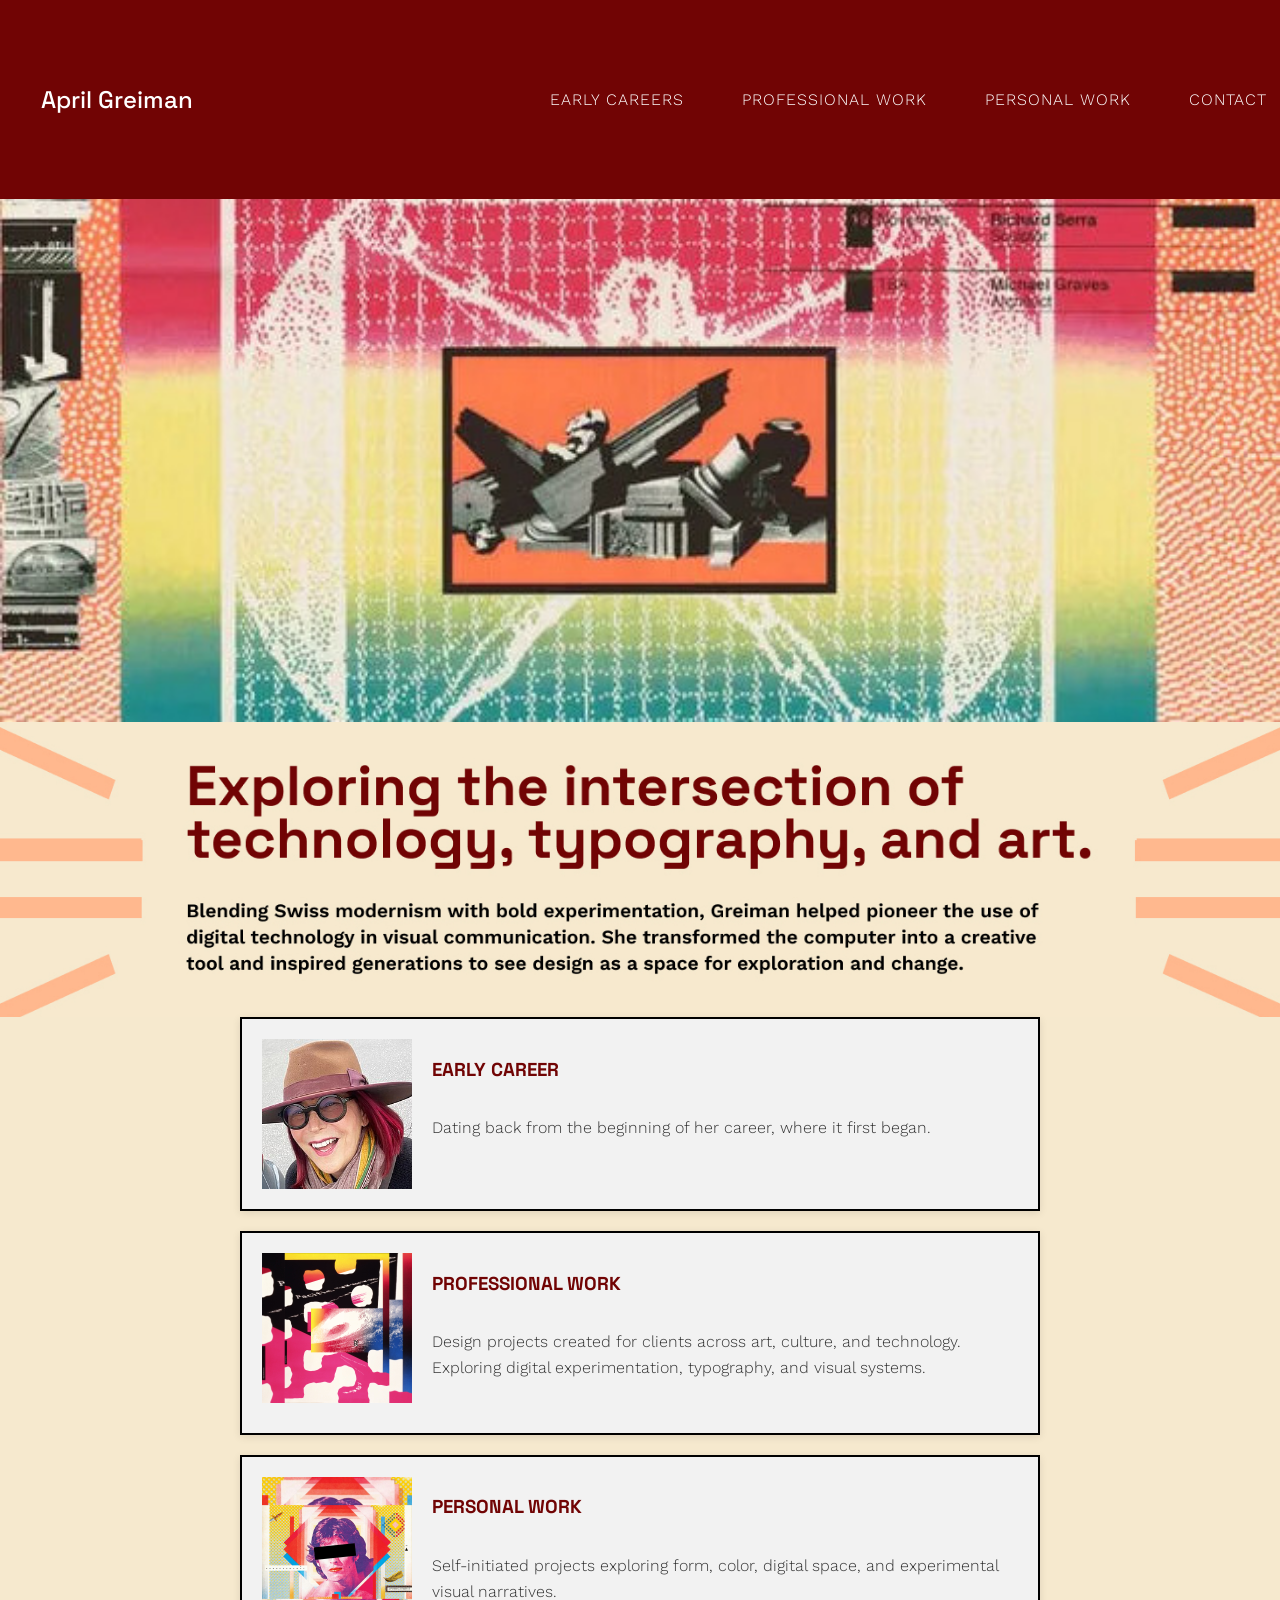
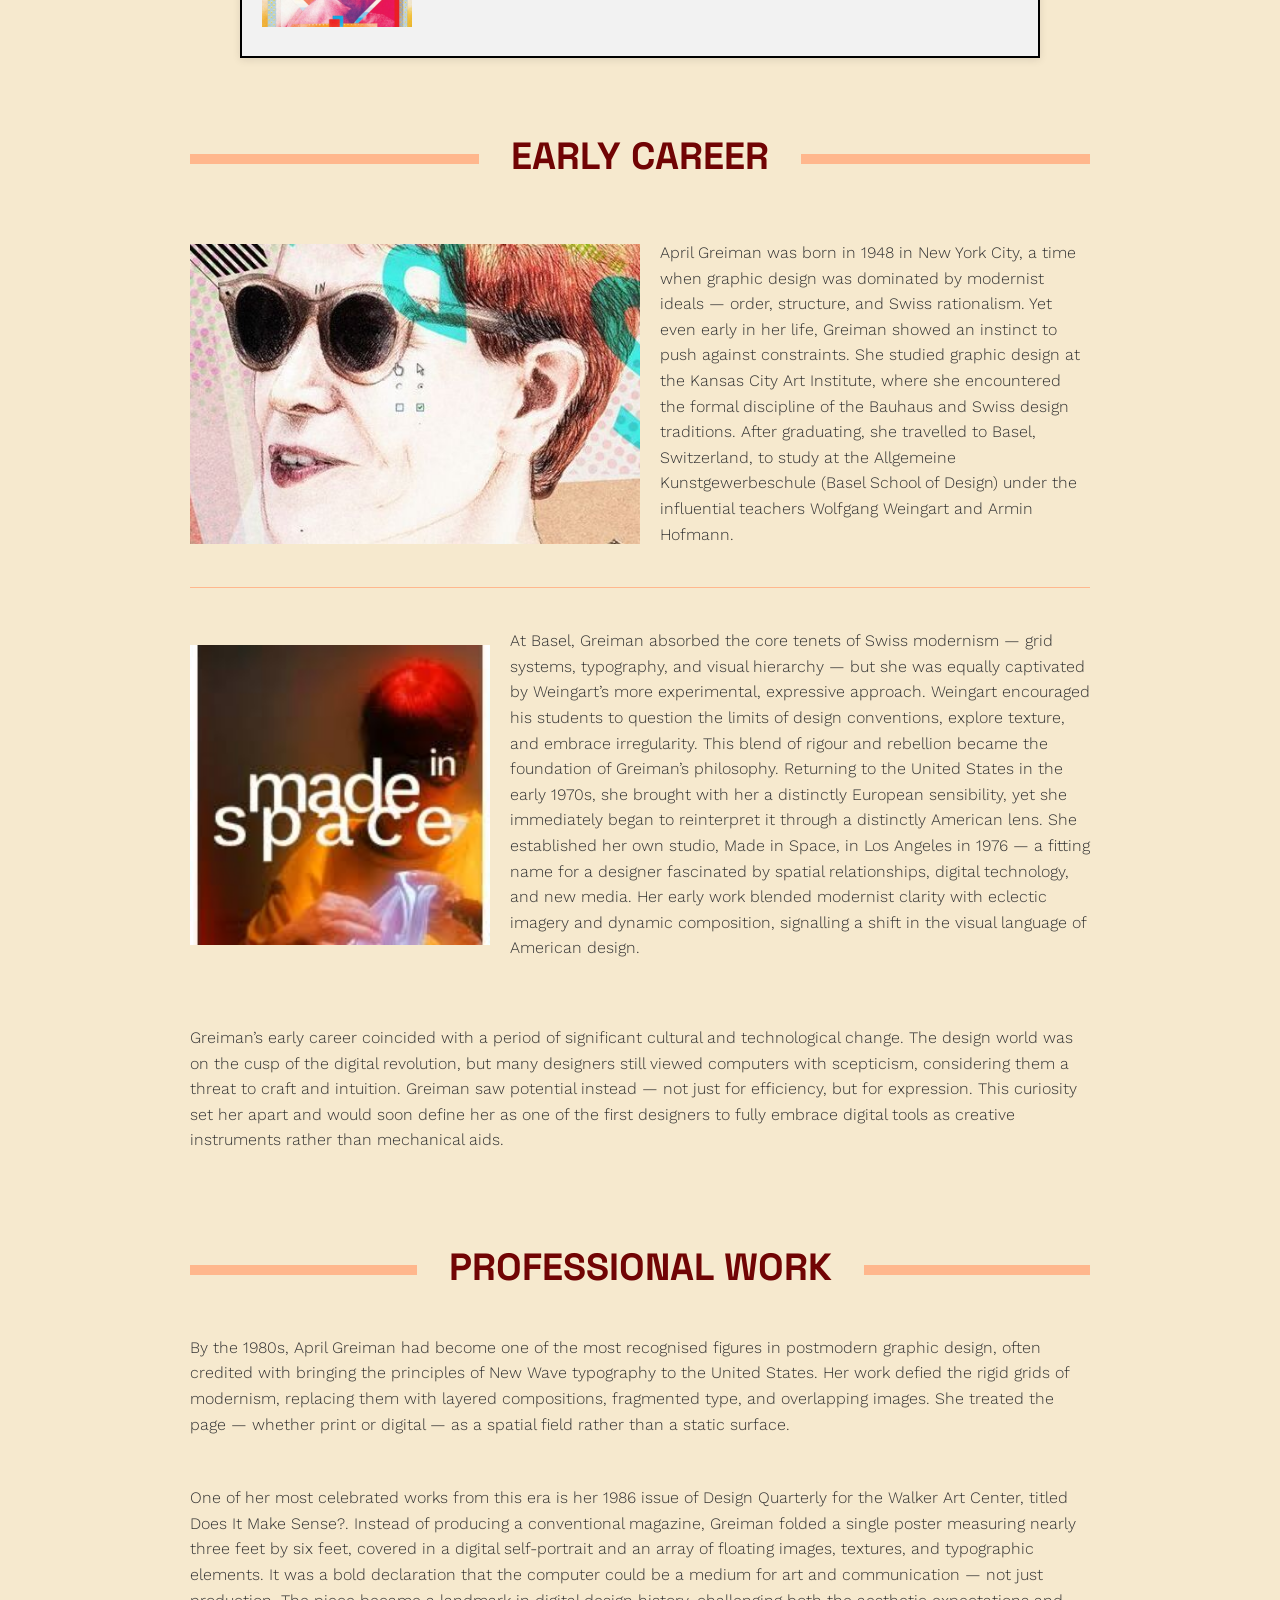
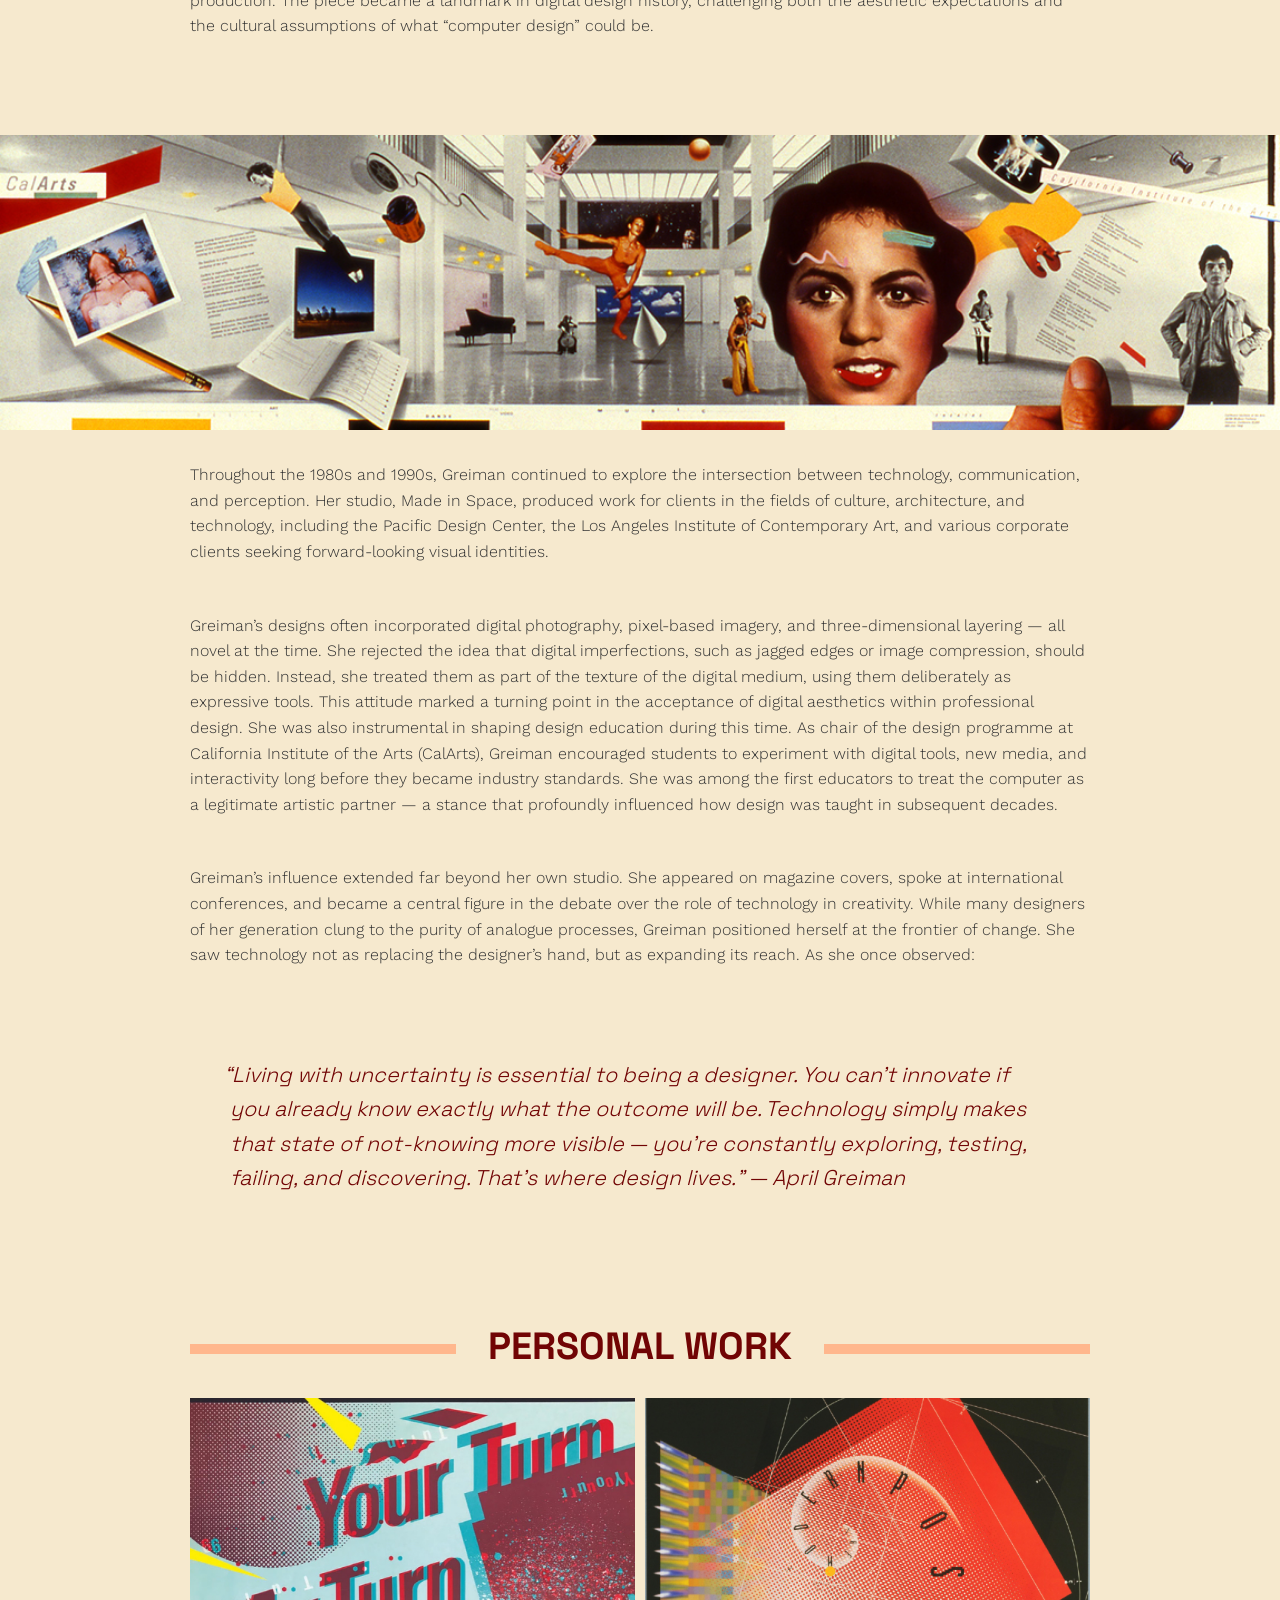
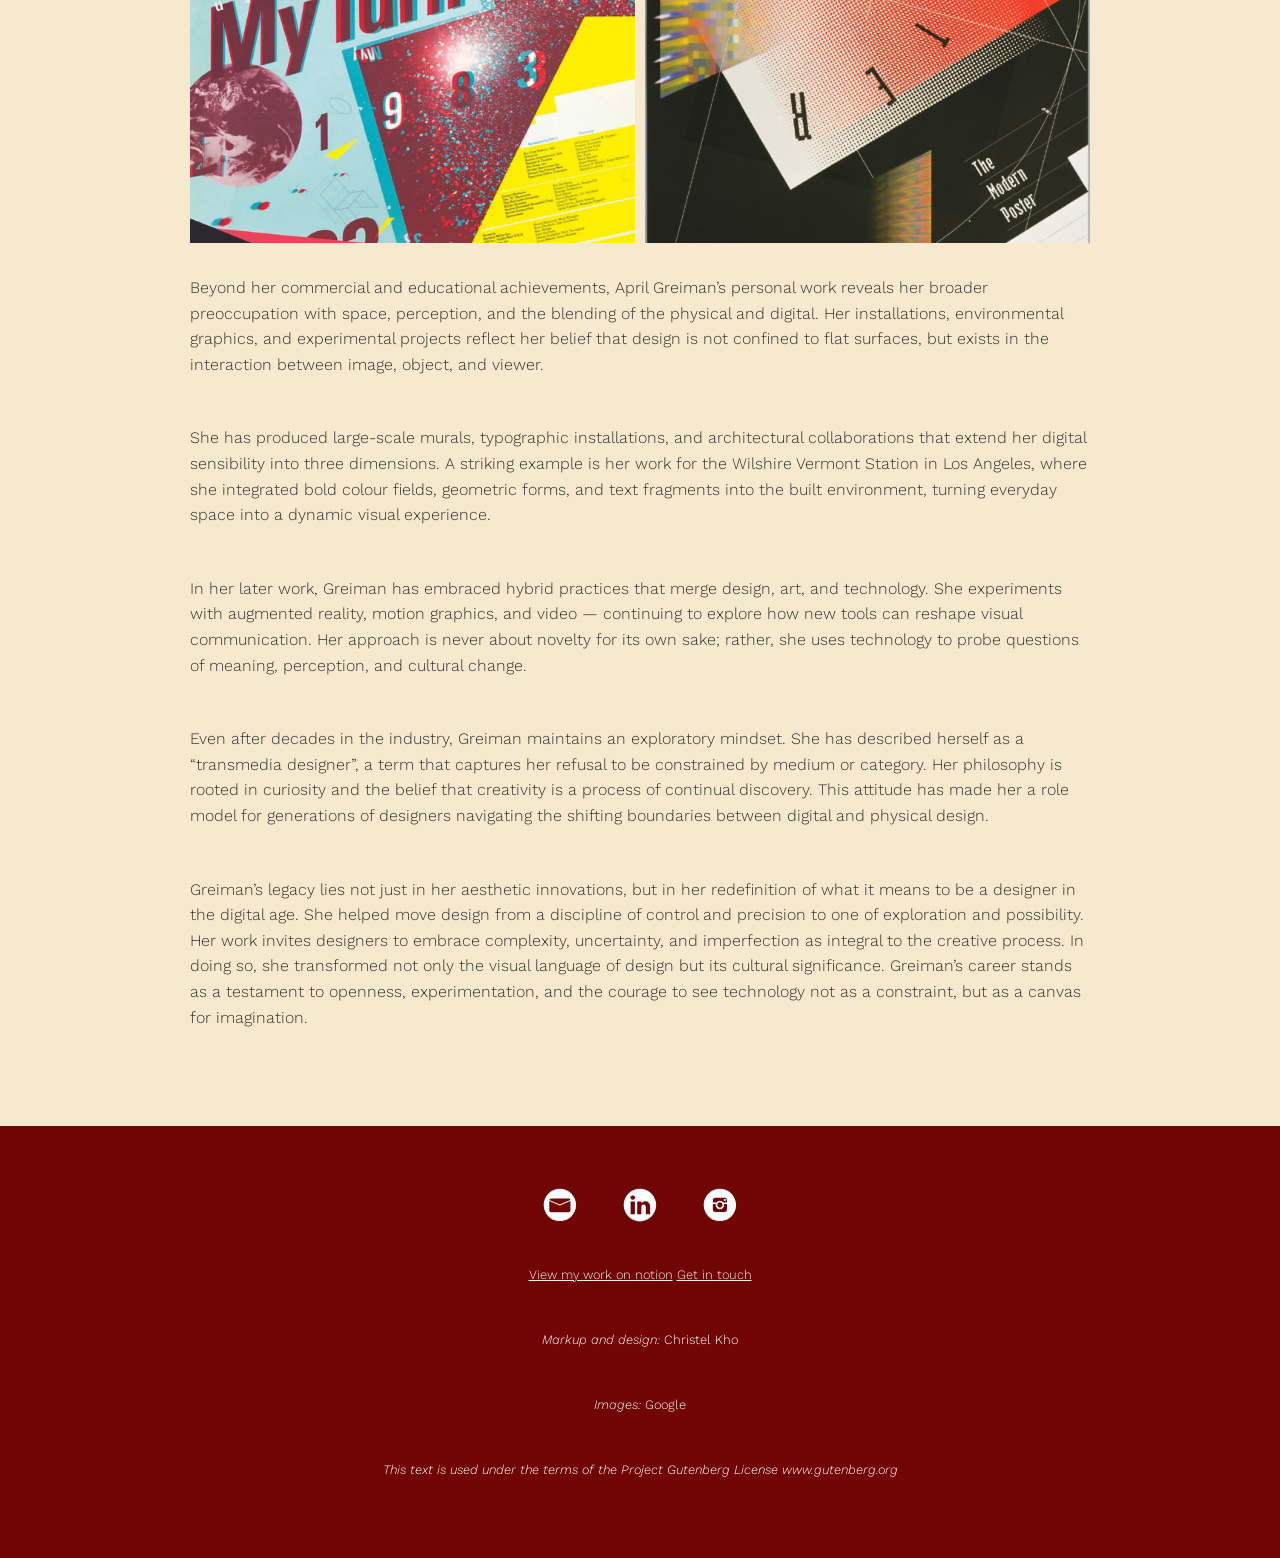
<file: index.html>
<!DOCTYPE html>
<html lang="en">
<head>
<meta name="viewport" content="width=device-width, initial-scale=1.0">
<meta charset="UTF-8">
<link href="css/reset.css" type="text/css" rel="stylesheet"/>
<link href="css/style.css" type="text/css" rel="stylesheet"/>
<link href="css/connections.css" type="text/css" rel="stylesheet"/>

<link rel="preconnect" href="https://fonts.googleapis.com">
<link rel="preconnect" href="https://fonts.gstatic.com" crossorigin>
<link href="https://fonts.googleapis.com/css2?family=Space+Grotesk:wght@300..700&display=swap" rel="stylesheet">

<link rel="preconnect" href="https://fonts.googleapis.com">
<link rel="preconnect" href="https://fonts.gstatic.com" crossorigin>
<link href="https://fonts.googleapis.com/css2?family=Work+Sans:wght@400;600;700&display=swap" rel="stylesheet">
  <title>April Greiman</title>
</head>

<body>
  <div class="responsivenav">
<div id="logo">
  <p>April Greiman</p>
</div>

<nav>
  <ul>
<li><a href="#earlycareer">Early Careers</a></li>
<li><a href="#professionalwork">Professional Work</a></li>
<li><a href="#personalwork">Personal Work</a></li>
<li><a href="#contact">Contact</a></li>
 </ul>
</nav>
</div>
<img src="img/women top image.jpg" alt="A design of April Greimen's work"/>


<img src="img/Group 1-3.jpg" alt="A design of April Greimen's work"/>



<section>
  <div class="cards-container">
    
  <a href="#early">
  <div class="card">
    <img src="img/April_Greiman_Portrait_2024.jpg" alt="Image 1" class="card-image">
    <div class="card-content">
      <h3>EARLY CAREER</h3>
      <p>Dating back from the beginning of her career, where it first began.</p>
    </div>
  </div>
</a>

<a href="#professional">
  <div class="card">
    <img src="img/square-image.jpg" alt="Image 2" class="card-image">
    <div class="card-content">
      <h3>PROFESSIONAL WORK</h3>
      <p>Design projects created for clients across art, culture, and technology.
Exploring digital experimentation, typography, and visual systems.</p>
    </div>
  </div>
</a>

<a href="#personal">
  <div class="card">
    <img src="img/square 3.jpg" alt="Image 3" class="card-image">
    <div class="card-content">
      <h3>PERSONAL WORK</h3>
      <p>Self-initiated projects exploring form, color, digital space, and 
experimental visual narratives.</p>
    </div>
  </div>
</div>
</a>
  
</section>

<section id="earlycareer">

<h2 class="lined" id="early">EARLY CAREER</h2>
<div class="image-text-container">
  <img src="img/april-greiman-work-2.jpg" alt="Example Image" class="side-image">
  <p>April Greiman was born in 1948 in New York City, a time when graphic design was dominated by modernist ideals — order, structure, and Swiss rationalism. Yet even early in her life, Greiman showed an instinct to push against constraints. She studied graphic design at the Kansas City Art Institute, where she encountered the formal discipline of the Bauhaus and Swiss design traditions. After graduating, she travelled to Basel, Switzerland, to study at the Allgemeine Kunstgewerbeschule (Basel School of Design) under the influential teachers Wolfgang Weingart and Armin Hofmann.</p>
</div>
<hr>
<div class="image-text-container">
  <img src="img/Unknown.jpeg" alt="Example Image" class="side-image">
  <p>At Basel, Greiman absorbed the core tenets of Swiss modernism — grid systems,
typography, and visual hierarchy — but she was equally captivated by Weingart’s
more experimental, expressive approach. Weingart encouraged his students to
question the limits of design conventions, explore texture, and embrace irregularity.
This blend of rigour and rebellion became the foundation of Greiman’s philosophy. Returning to the United States in the early 1970s, she brought with her a distinctly
European sensibility, yet she immediately began to reinterpret it through a distinctly
American lens. She established her own studio, Made in Space, in Los Angeles in
1976 — a fitting name for a designer fascinated by spatial relationships, digital
technology, and new media. Her early work blended modernist clarity with eclectic
imagery and dynamic composition, signalling a shift in the visual language of
American design.</p>
</div>

<p>Greiman’s early career coincided with a period of significant cultural and
technological change. The design world was on the cusp of the digital revolution, but 
many designers still viewed computers with scepticism, considering them a threat to craft and 
intuition. Greiman saw potential instead — not just for efficiency, but for expression. This 
curiosity set her apart and would soon define her as one of the first
designers to fully embrace digital tools as creative instruments rather than
mechanical aids.</p>

</section>

<section id="professionalwork">

<h2 class="lined" id="professional">PROFESSIONAL WORK</h2>

<p>By the 1980s, April Greiman had become one of the most recognised figures in
postmodern graphic design, often credited with bringing the principles of New Wave
typography to the United States. Her work defied the rigid grids of modernism,
replacing them with layered compositions, fragmented type, and overlapping images.
She treated the page — whether print or digital — as a spatial field rather than a
static surface.</p>

<p>One of her most celebrated works from this era is her 1986 issue of Design
Quarterly for the Walker Art Center, titled Does It Make Sense?. Instead of
producing a conventional magazine, Greiman folded a single poster measuring
nearly three feet by six feet, covered in a digital self-portrait and an array of floating
images, textures, and typographic elements. It was a bold declaration that the
computer could be a medium for art and communication — not just production. The
piece became a landmark in digital design history, challenging both the aesthetic
expectations and the cultural assumptions of what “computer design” could be.</p>
</section>
<img src="img/CalArts-Poster-with-jayme-Odgers_1978-2.jpg" alt="A photograph of sunflowers in bloom"/>

<section>
<p>Throughout the 1980s and 1990s, Greiman continued to explore the intersection
between technology, communication, and perception. Her studio, Made in Space,
produced work for clients in the fields of culture, architecture, and technology,
including the Pacific Design Center, the Los Angeles Institute of Contemporary Art,
and various corporate clients seeking forward-looking visual identities.</p>

<p>Greiman’s designs often incorporated digital photography, pixel-based imagery, and
three-dimensional layering — all novel at the time. She rejected the idea that digital
imperfections, such as jagged edges or image compression, should be hidden.
Instead, she treated them as part of the texture of the digital medium, using them
deliberately as expressive tools. This attitude marked a turning point in the
acceptance of digital aesthetics within professional design. She was also instrumental in shaping design education during this time. As chair of
the design programme at California Institute of the Arts (CalArts), Greiman
encouraged students to experiment with digital tools, new media, and interactivity
long before they became industry standards. She was among the first educators to
treat the computer as a legitimate artistic partner — a stance that profoundly
influenced how design was taught in subsequent decades.</p>

<p>Greiman’s influence extended far beyond her own studio. She appeared on
magazine covers, spoke at international conferences, and became a central figure in
the debate over the role of technology in creativity. While many designers of her
generation clung to the purity of analogue processes, Greiman positioned herself at
the frontier of change. She saw technology not as replacing the designer’s hand, but
as expanding its reach. As she once observed:</p>

<blockquote>
  <p>“Living with uncertainty is essential to being a designer. You can’t
innovate if you already know exactly what the outcome will be.
Technology simply makes that state of not-knowing more visible —
you’re constantly exploring, testing, failing, and discovering. That’s
where design lives.”
<em>— April Greiman</em></p>
</blockquote>

</section>

<section id="personalwork">

<h2 class="lined" id="personal">PERSONAL WORK</h2>
<div class="gridimage">
  <img src="img/gridi2.jpg" alt="A photograph showing a street"/>
  <img src="img/square-image-2.jpg" alt="A photograph showing a street"/>
</div>

<p>Beyond her commercial and educational achievements, April Greiman’s personal
work reveals her broader preoccupation with space, perception, and the blending of
the physical and digital. Her installations, environmental graphics, and experimental
projects reflect her belief that design is not confined to flat surfaces, but exists in the
interaction between image, object, and viewer.</p>

<p>She has produced large-scale murals, typographic installations, and architectural
collaborations that extend her digital sensibility into three dimensions. A striking example is her work for the Wilshire Vermont Station in Los Angeles, where she
integrated bold colour fields, geometric forms, and text fragments into the built
environment, turning everyday space into a dynamic visual experience.</p>

<p>In her later work, Greiman has embraced hybrid practices that merge design, art, and
technology. She experiments with augmented reality, motion graphics, and video —
continuing to explore how new tools can reshape visual communication. Her
approach is never about novelty for its own sake; rather, she uses technology to
probe questions of meaning, perception, and cultural change.</p>

<p>Even after decades in the industry, Greiman maintains an exploratory mindset. She
has described herself as a “transmedia designer”, a term that captures her refusal to
be constrained by medium or category. Her philosophy is rooted in curiosity and the
belief that creativity is a process of continual discovery. This attitude has made her a
role model for generations of designers navigating the shifting boundaries between
digital and physical design.</p>

<p>Greiman’s legacy lies not just in her aesthetic innovations, but in her redefinition of
what it means to be a designer in the digital age. She helped move design from a
discipline of control and precision to one of exploration and possibility. Her work
invites designers to embrace complexity, uncertainty, and imperfection as integral to
the creative process. In doing so, she transformed not only the visual language of design but its cultural
significance. Greiman’s career stands as a testament to openness, experimentation,
and the courage to see technology not as a constraint, but as a canvas for
imagination.
</p>

</section>

<footer id="contact">
           <ul class="connections">

          <!------------- EMAIL ------------------>

          <li><a href="mailto:#" title="send me an email">

                  <svg width="36" height="36" viewBox="0 0 36 36">

              <g></g>

                    <path  d="M17.902 1.699c-8.949 0-16.203 7.254-16.203 16.203s7.254 16.203 16.203 16.203c8.949 0 16.203-7.254 16.203-16.203 0-8.949-7.254-16.203-16.203-16.203zM9.168 11.487h17.371c0.99 0 1.794 0.699 1.878 1.588l-10.599 4.53-10.532-4.501c0.069-0.903 0.88-1.618 1.881-1.618zM28.434 23.494c0 0.961-0.848 1.739-1.895 1.739h-17.371c-1.047 0-1.895-0.778-1.895-1.739v-9.566l10.558 4.511 0.008-0.013 10.595-4.529v9.597z" fill="#fff"/>

                </svg>

                </a>

                </li>

            <!----------------------------- LINKEDIN ---------------------------->

<li><a href="#" title="Connect with me on Linkedin">

  <svg width="36" height="36" viewBox="0 0 36 36">

  <g></g>

  <path  d="M17.9,1.8c9,0,16.3,7.3,16.3,16.3s-7.3,16.3-16.3,16.3S1.7,27,1.7,18.1S9,1.8,17.9,1.8z M12.9,27.2V14.5H8.6

  v12.7H12.9z M28.1,27.2v-7.3c0-3.9-2.1-5.7-4.9-5.7c-2.2,0-3.2,1.2-3.8,2.1v-1.8h-4.2c0.1,1.2,0,12.7,0,12.7h4.2v-7.1

  c0-0.4,0-0.8,0.1-1c0.3-0.8,1-1.5,2.2-1.5c1.5,0,2.1,1.2,2.1,2.9v6.8L28.1,27.2L28.1,27.2z M10.8,8.4c-1.4,0-2.4,0.9-2.4,2.2

  c0,1.2,0.9,2.2,2.3,2.2h0c1.5,0,2.4-1,2.4-2.2C13.1,9.3,12.2,8.4,10.8,8.4L10.8,8.4z" fill="#fff"/>

</svg>

</a>

</li>

<!----------------------------- INSTAGRAM ---------------------------->

                   <li><a href="#" title="Visit my Instagram account" target="_blank" >

                    <svg width="36" height="36" viewBox="0 0 36 36">

                    <g></g>

                       <path d="M17.903 1.699c-8.949 0-16.204 7.254-16.204 16.203s7.254 16.203 16.204 16.203c8.948 0 16.203-7.254 16.203-16.203 0-8.949-7.254-16.203-16.203-16.203zM24.957 22.747c0 1.218-0.992 2.206-2.207 2.206h-9.694c-1.221 0-2.207-0.989-2.207-2.206v-5.667h2.87c-0.059 0.267-0.081 0.535-0.081 0.819 0 2.357 1.901 4.26 4.264 4.26 2.352 0 4.263-1.903 4.263-4.26 0-0.284-0.027-0.553-0.080-0.819h2.872v5.667zM15.277 17.899c0-1.451 1.177-2.629 2.624-2.629 1.451 0 2.621 1.177 2.621 2.629 0 1.458-1.17 2.625-2.621 2.625-1.446 0-2.624-1.168-2.624-2.625zM24.957 15.437h-3.572c-0.769-1.089-2.049-1.803-3.484-1.803-1.438 0-2.707 0.713-3.487 1.803h-3.566v-2.385c0-1.22 0.986-2.2 2.207-2.2h9.693c1.216 0 2.207 0.981 2.207 2.2v2.385z" fill="#fff" />

                       <path d="M23.438 11.995h-1.185c-0.215 0-0.399 0.174-0.399 0.39v1.182c0 0.224 0.183 0.399 0.399 0.399h1.185c0.21 0 0.393-0.176 0.393-0.399v-1.182c0-0.216-0.181-0.39-0.393-0.39z" fill="#fff" />

                     </svg>

                     </a>

                       </li>

            </ul>

       <p><a href=https://www.notion.so/Digital-Design-2764e5a2c958807d99eae4f52447ba1b target="_blank" title="Take a look at my work">View my work on notion</a>
       <a href="mailto:kho-c@ulster.ac.uk">Get in touch</a>
      </p>
<p><em>Markup and design:</em> Christel Kho</p>
<p><em>Images:</em> Google</p>
<p><em>This text is used under the terms of the Project Gutenberg License www.gutenberg.org</em></p>
</footer>
</body>
</html>
</file>
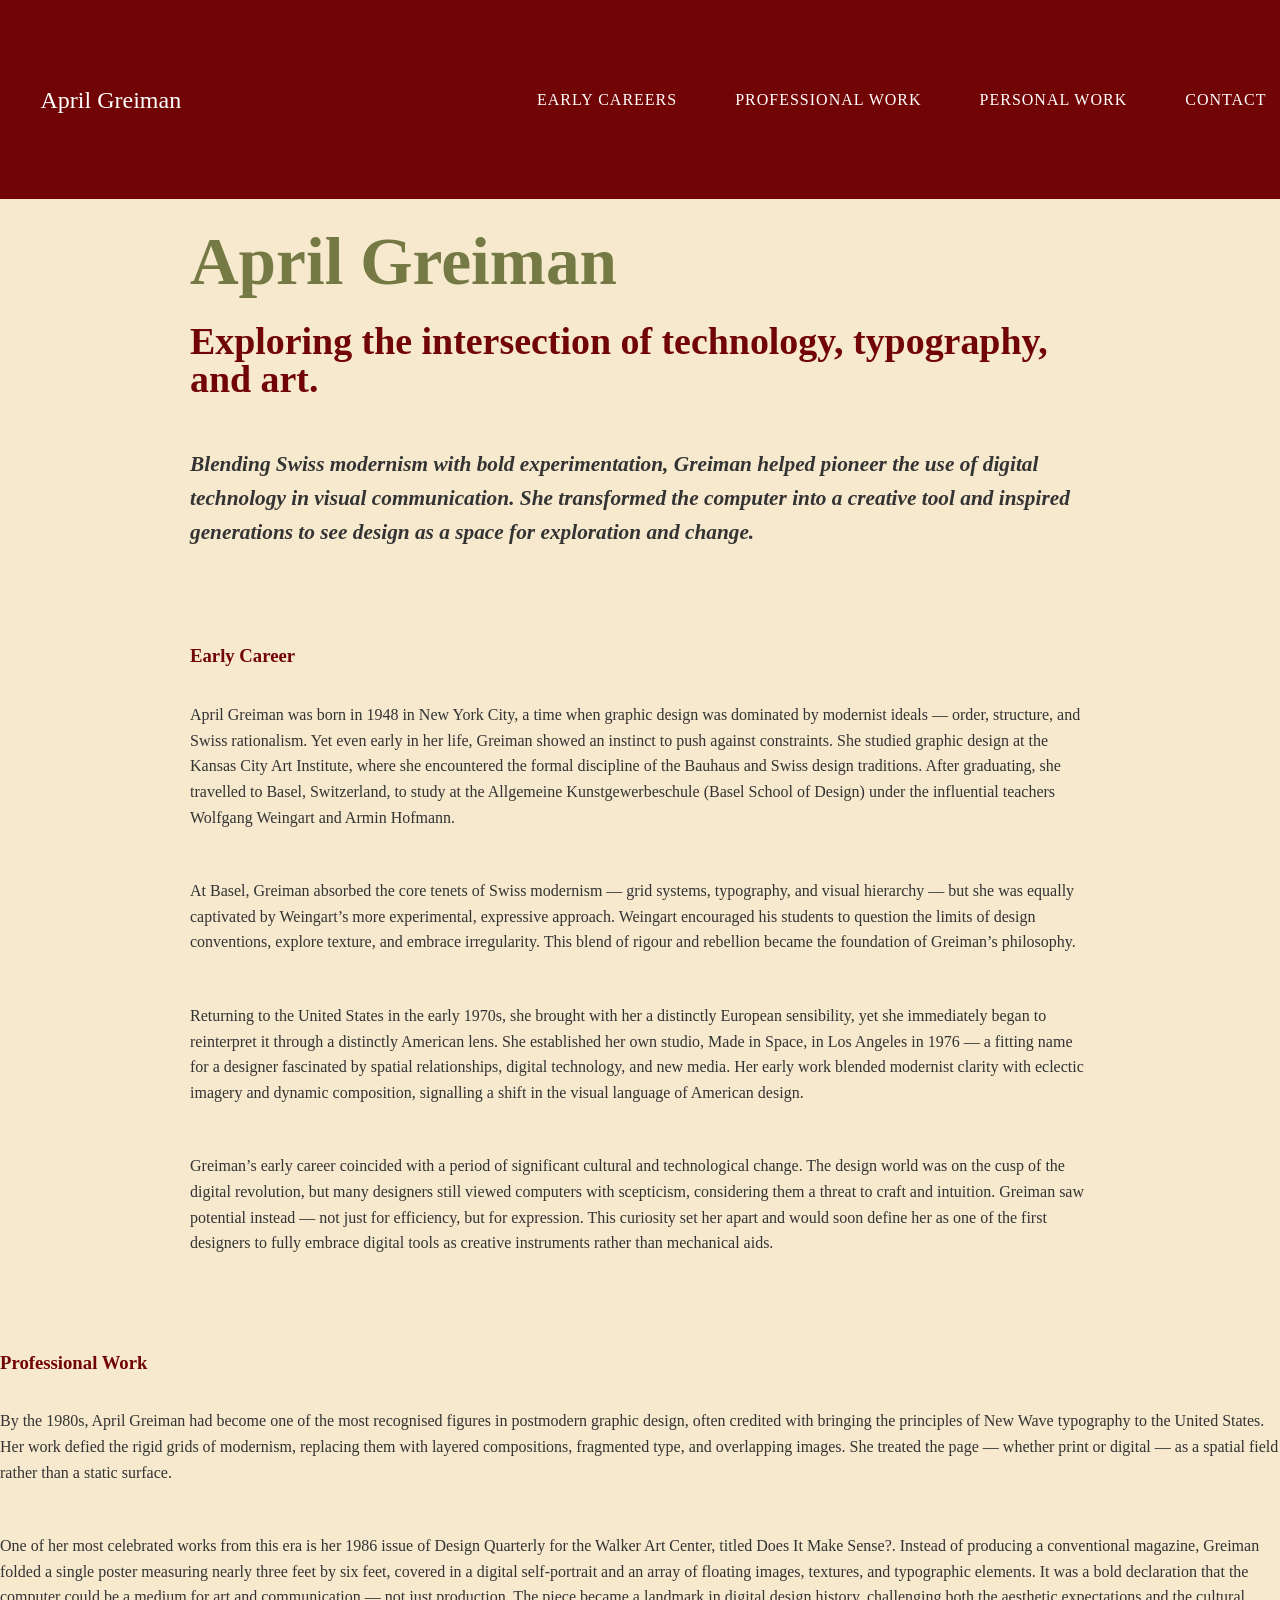
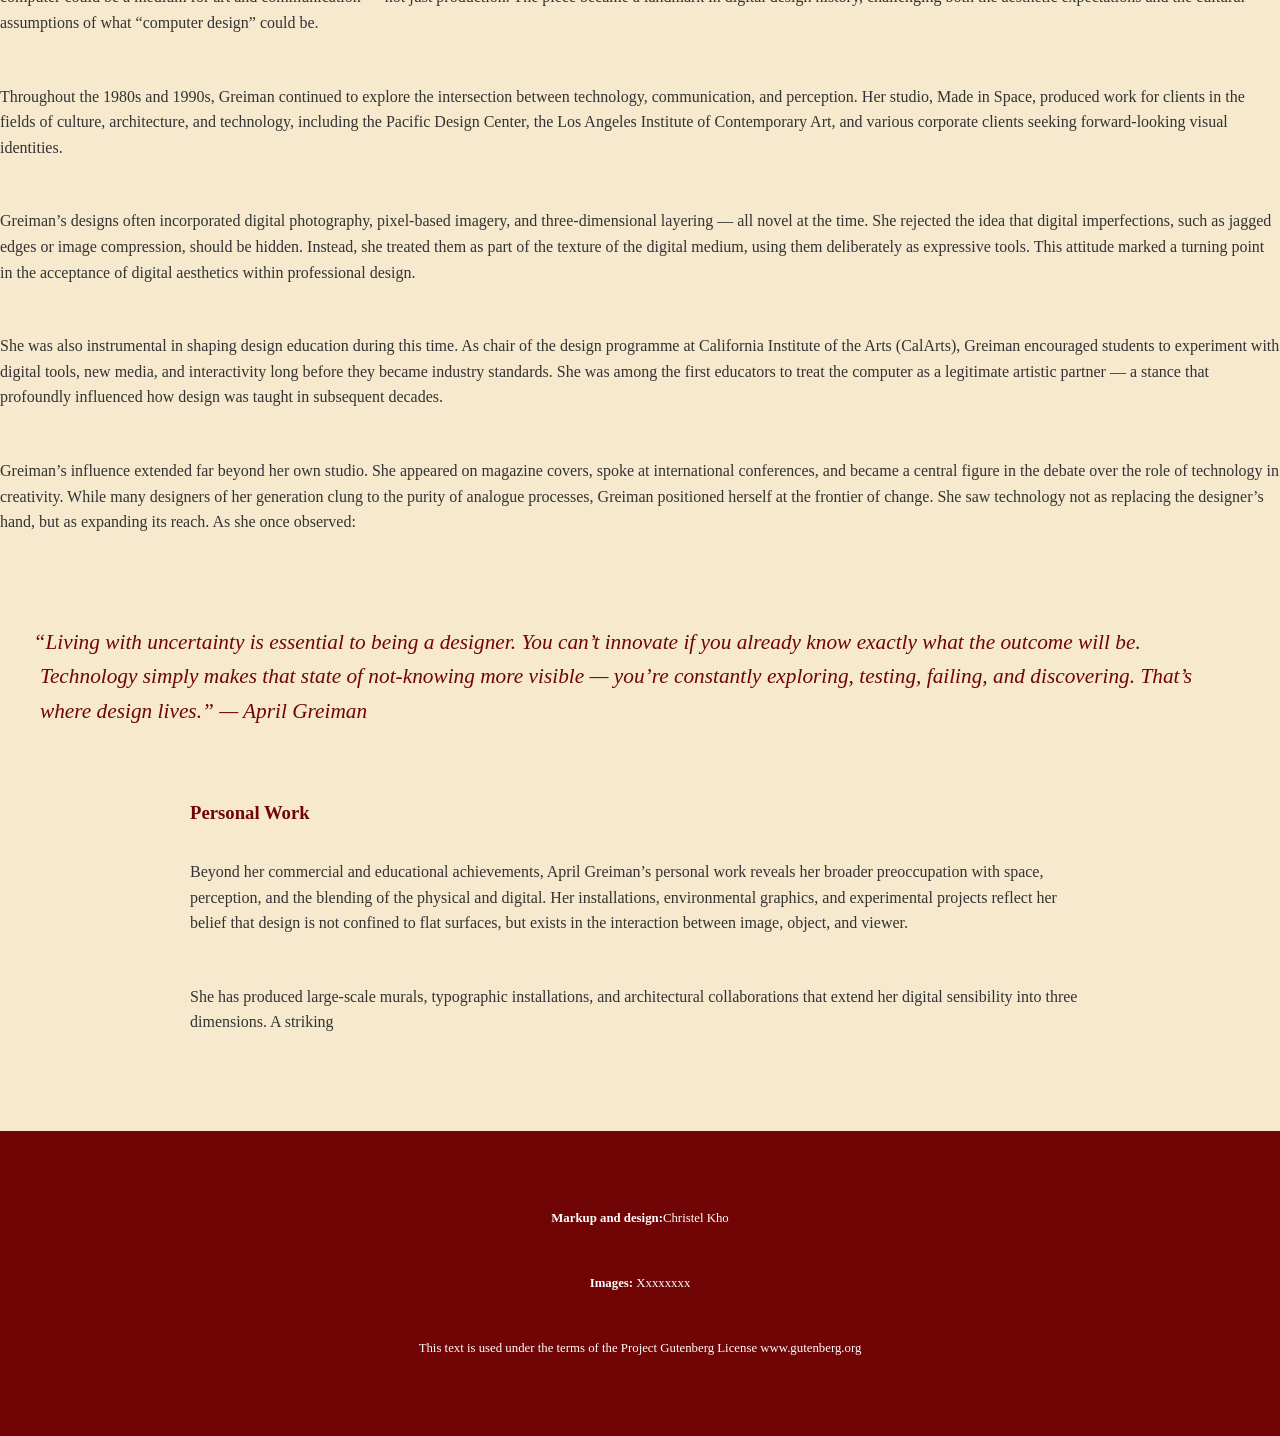
<file: index_three.html>
<!DOCTYPE html>
<html lang="en">
<head>
<meta charset="UTF-8">
<link href="css/reset.css" type="text/css" rel="stylesheet"/>
<link href="css/style.css" type="text/css" rel="stylesheet"/>
<link rel="preconnect" href="https://fonts.googleapis.com">
<link rel="preconnect" href="https://fonts.gstatic.com" crossorigin>
<link href="https://fonts.googleapis.com/css2?family=Unna:ital,wght@0,400;0,700;1,400;1,700&display=swap" rel="stylesheet">
  <title>April Greiman</title>
</head>
<body>
    <div class="responsivenav">
<div id="logo">
  <p>April Greiman</p>
</div>

<nav>
  <ul>
<li><a href="#earlycareer">Early Careers</a></li>
<li><a href="#professionalwork">Professional Work</a></li>
<li><a href="#personalwork">Personal Work</a></li>
<li><a href="#contact">Contact</a></li>
 </ul>
</nav>
</div>

<header>
  <h1>April Greiman</h1>
<h2>Exploring the intersection of technology, typography, and art.</h2>
<p><em>Blending Swiss modernism with bold experimentation, Greiman helped
pioneer the use of digital technology in visual communication. She
transformed the computer into a creative tool and inspired generations to
see design as a space for exploration and change.</em></p>
</header>

<section id="earlycareer">

<h3>Early Career</h3>

<p>April Greiman was born in 1948 in New York City, a time when graphic design was
dominated by modernist ideals — order, structure, and Swiss rationalism. Yet even
early in her life, Greiman showed an instinct to push against constraints. She studied
graphic design at the Kansas City Art Institute, where she encountered the formal
discipline of the Bauhaus and Swiss design traditions. After graduating, she travelled
to Basel, Switzerland, to study at the Allgemeine Kunstgewerbeschule (Basel School
of Design) under the influential teachers Wolfgang Weingart and Armin Hofmann.</p>

<p>At Basel, Greiman absorbed the core tenets of Swiss modernism — grid systems,
typography, and visual hierarchy — but she was equally captivated by Weingart’s
more experimental, expressive approach. Weingart encouraged his students to
question the limits of design conventions, explore texture, and embrace irregularity.
This blend of rigour and rebellion became the foundation of Greiman’s philosophy.</p>

<p>Returning to the United States in the early 1970s, she brought with her a distinctly
European sensibility, yet she immediately began to reinterpret it through a distinctly
American lens. She established her own studio, Made in Space, in Los Angeles in
1976 — a fitting name for a designer fascinated by spatial relationships, digital
technology, and new media. Her early work blended modernist clarity with eclectic
imagery and dynamic composition, signalling a shift in the visual language of
American design.</p>

<p>Greiman’s early career coincided with a period of significant cultural and
technological change. The design world was on the cusp of the digital revolution, but 
many designers still viewed computers with scepticism, considering them a threat to craft and 
intuition. Greiman saw potential instead — not just for efficiency, but for expression. This 
curiosity set her apart and would soon define her as one of the first
designers to fully embrace digital tools as creative instruments rather than
mechanical aids.</p>

</section>

<section id="professionalwork"></section>

<h3>Professional Work</h3>

<p>By the 1980s, April Greiman had become one of the most recognised figures in
postmodern graphic design, often credited with bringing the principles of New Wave
typography to the United States. Her work defied the rigid grids of modernism,
replacing them with layered compositions, fragmented type, and overlapping images.
She treated the page — whether print or digital — as a spatial field rather than a
static surface.</p>

<p>One of her most celebrated works from this era is her 1986 issue of Design
Quarterly for the Walker Art Center, titled Does It Make Sense?. Instead of
producing a conventional magazine, Greiman folded a single poster measuring
nearly three feet by six feet, covered in a digital self-portrait and an array of floating
images, textures, and typographic elements. It was a bold declaration that the
computer could be a medium for art and communication — not just production. The
piece became a landmark in digital design history, challenging both the aesthetic
expectations and the cultural assumptions of what “computer design” could be.</p>

<p>Throughout the 1980s and 1990s, Greiman continued to explore the intersection
between technology, communication, and perception. Her studio, Made in Space,
produced work for clients in the fields of culture, architecture, and technology,
including the Pacific Design Center, the Los Angeles Institute of Contemporary Art,
and various corporate clients seeking forward-looking visual identities.</p>

<p>Greiman’s designs often incorporated digital photography, pixel-based imagery, and
three-dimensional layering — all novel at the time. She rejected the idea that digital
imperfections, such as jagged edges or image compression, should be hidden.
Instead, she treated them as part of the texture of the digital medium, using them
deliberately as expressive tools. This attitude marked a turning point in the
acceptance of digital aesthetics within professional design.</p>

<p>She was also instrumental in shaping design education during this time. As chair of
the design programme at California Institute of the Arts (CalArts), Greiman
encouraged students to experiment with digital tools, new media, and interactivity
long before they became industry standards. She was among the first educators to
treat the computer as a legitimate artistic partner — a stance that profoundly
influenced how design was taught in subsequent decades.</p>

<p>Greiman’s influence extended far beyond her own studio. She appeared on
magazine covers, spoke at international conferences, and became a central figure in
the debate over the role of technology in creativity. While many designers of her
generation clung to the purity of analogue processes, Greiman positioned herself at
the frontier of change. She saw technology not as replacing the designer’s hand, but
as expanding its reach. As she once observed:</p>

<blockquote>
  <p>“Living with uncertainty is essential to being a designer. You can’t
innovate if you already know exactly what the outcome will be.
Technology simply makes that state of not-knowing more visible —
you’re constantly exploring, testing, failing, and discovering. That’s
where design lives.”
<em>— April Greiman</em></p>
</blockquote>

</section>

<section>

<h3>Personal Work</h3>

<p>Beyond her commercial and educational achievements, April Greiman’s personal
work reveals her broader preoccupation with space, perception, and the blending of
the physical and digital. Her installations, environmental graphics, and experimental
projects reflect her belief that design is not confined to flat surfaces, but exists in the
interaction between image, object, and viewer.</p>

<p>She has produced large-scale murals, typographic installations, and architectural
collaborations that extend her digital sensibility into three dimensions. A striking</p>
</section>

<footer>
<p><strong>Markup and design:</strong>Christel Kho</p>

<p><strong>Images:</strong> Xxxxxxxx</p>
<p>This text is used under the terms of the Project Gutenberg License www.gutenberg.org</p>
</footer>
</body>
</file>
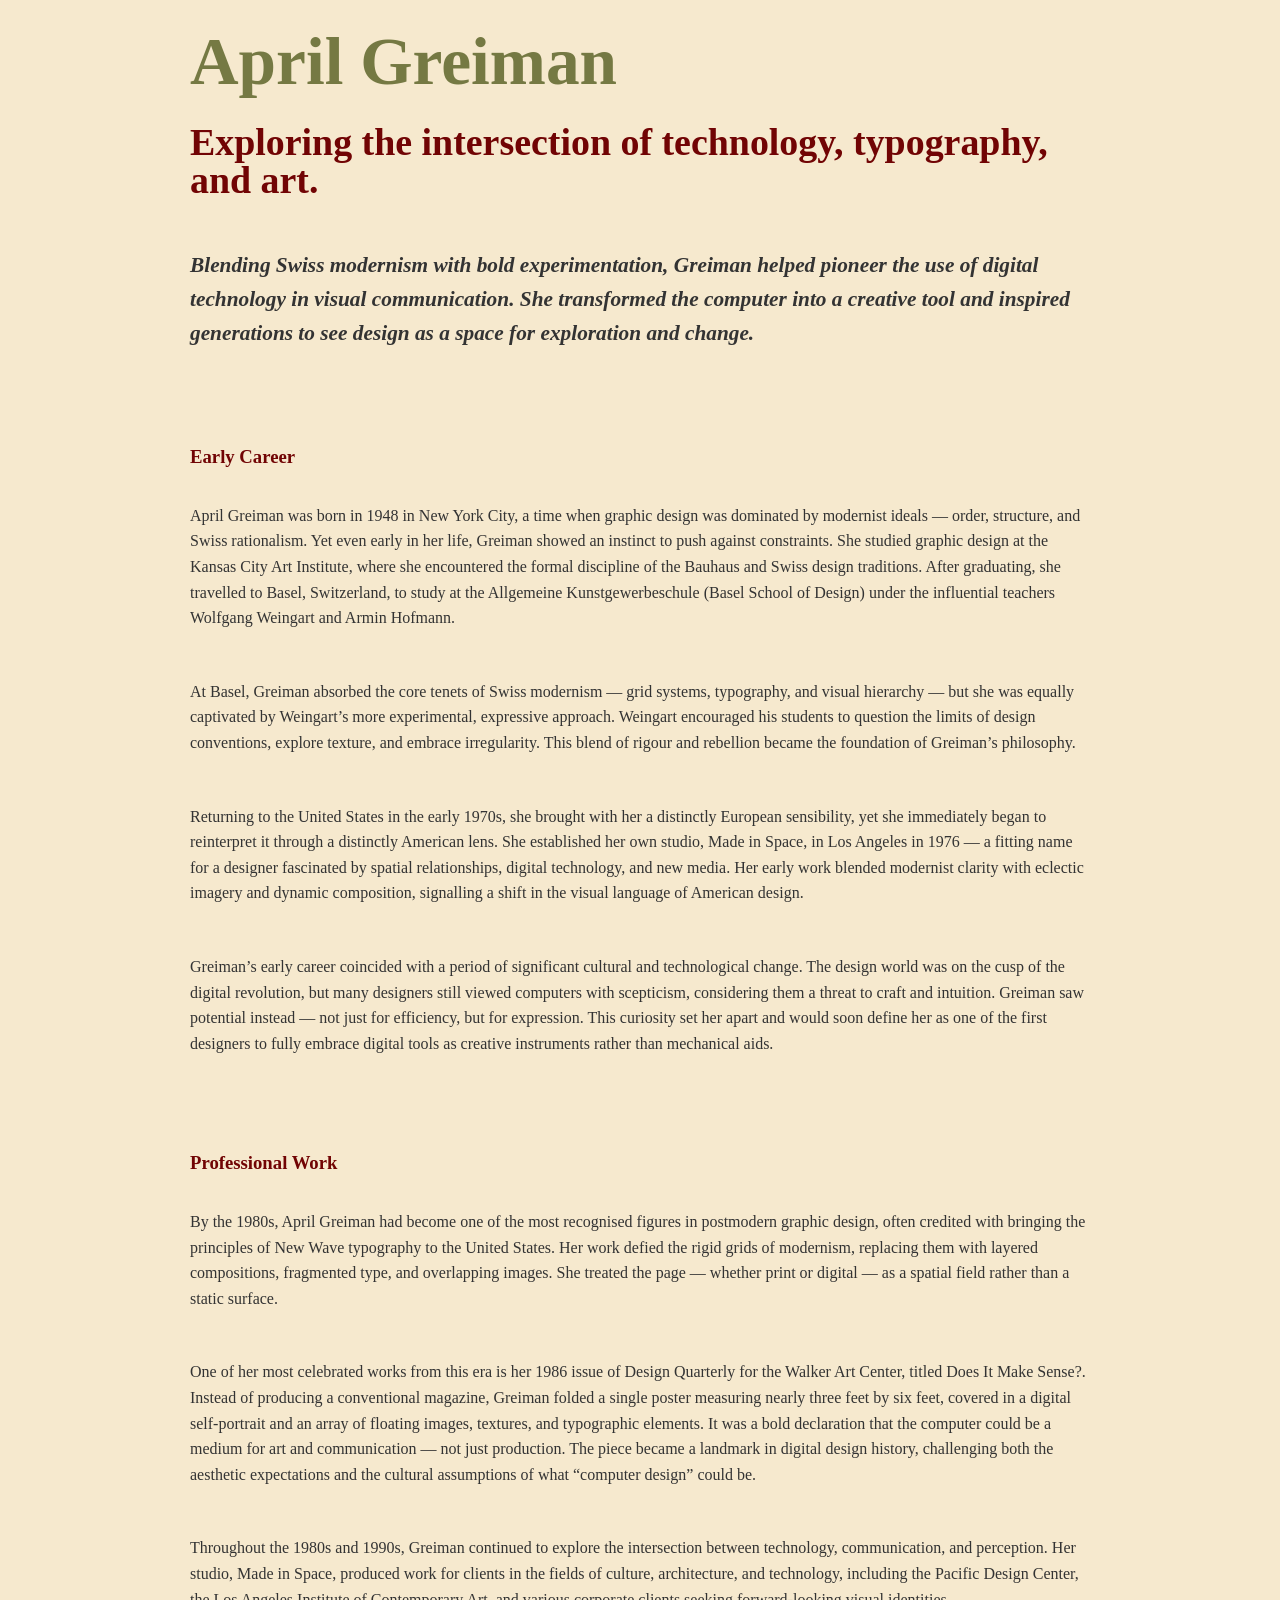
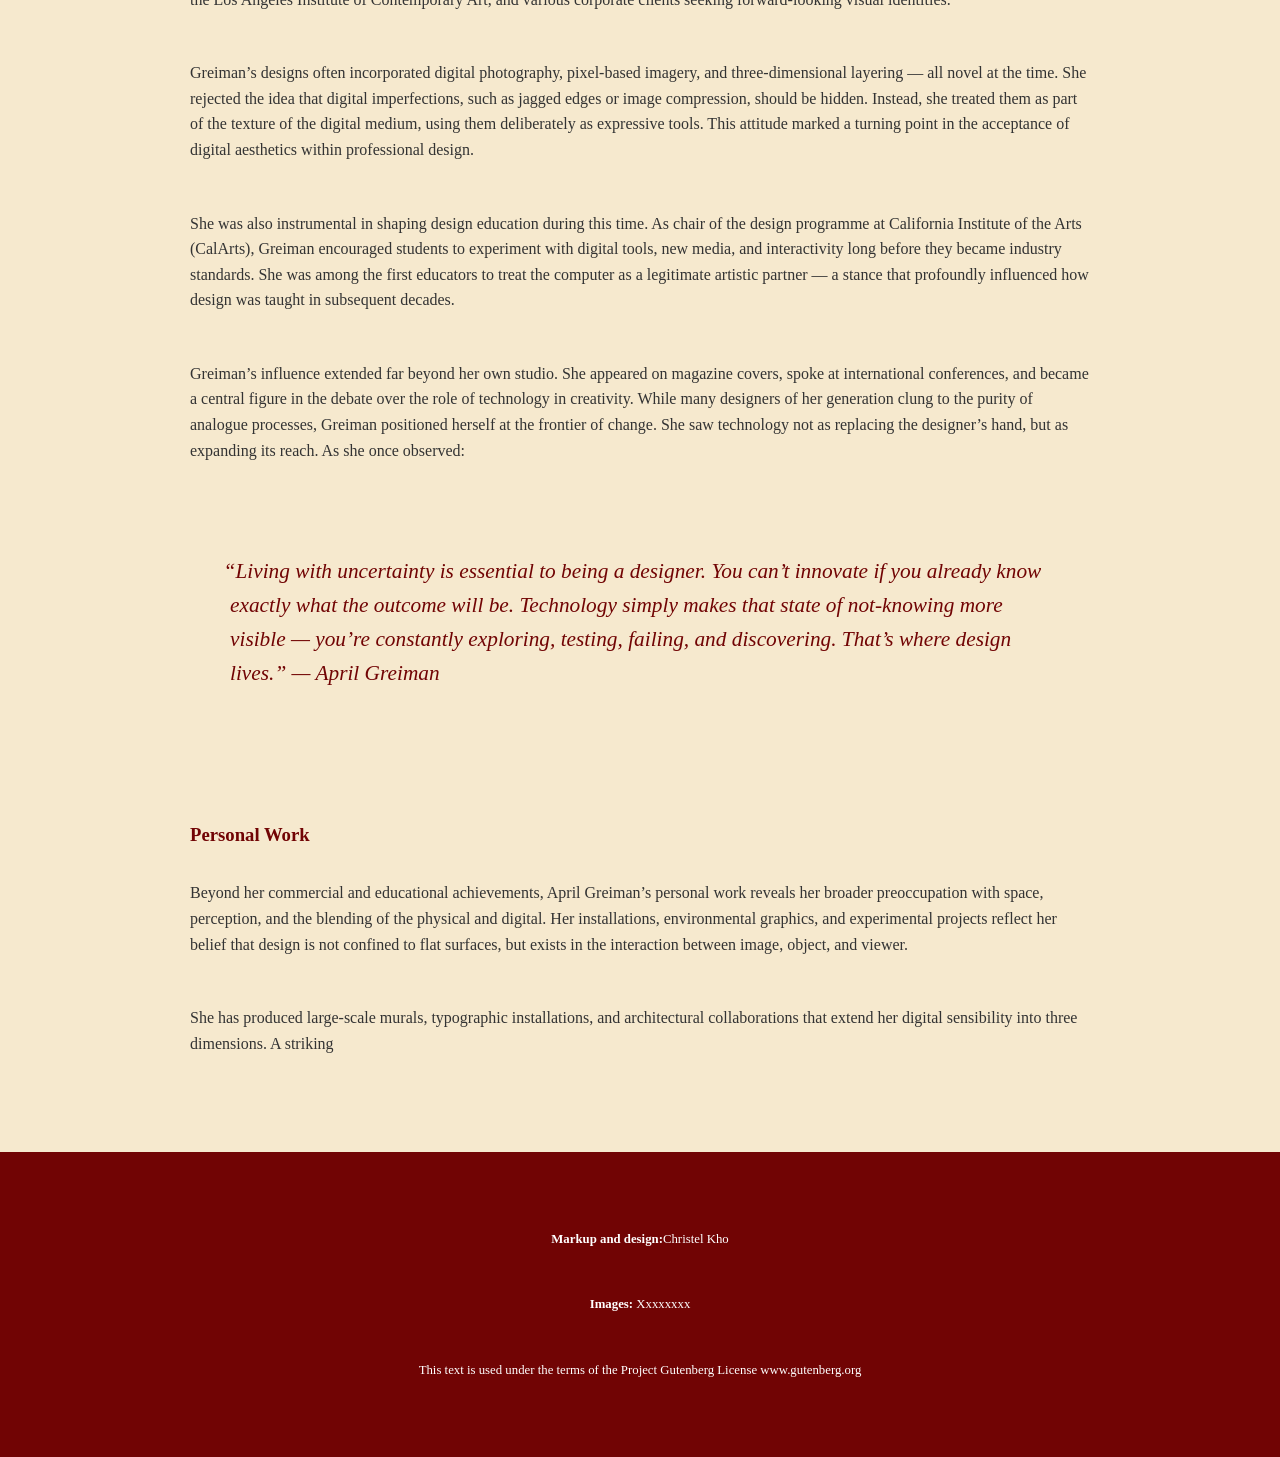
<file: index_two.html>
<!DOCTYPE html>
<html lang="en">
<head>
<meta charset="UTF-8">
<link href="css/reset.css" type="text/css" rel="stylesheet"/>
<link href="css/style.css" type="text/css" rel="stylesheet"/>
<link rel="preconnect" href="https://fonts.googleapis.com">
<link rel="preconnect" href="https://fonts.gstatic.com" crossorigin>
<link href="https://fonts.googleapis.com/css2?family=Unna:ital,wght@0,400;0,700;1,400;1,700&display=swap" rel="stylesheet">
  <title>April Greiman</title>
</head>
<body>
<header>
  <h1>April Greiman</h1>
<h2>Exploring the intersection of technology, typography, and art.</h2>
<p><em>Blending Swiss modernism with bold experimentation, Greiman helped
pioneer the use of digital technology in visual communication. She
transformed the computer into a creative tool and inspired generations to
see design as a space for exploration and change.</em></p>
</header>

<section>
<h3>Early Career</h3>

<p>April Greiman was born in 1948 in New York City, a time when graphic design was
dominated by modernist ideals — order, structure, and Swiss rationalism. Yet even
early in her life, Greiman showed an instinct to push against constraints. She studied
graphic design at the Kansas City Art Institute, where she encountered the formal
discipline of the Bauhaus and Swiss design traditions. After graduating, she travelled
to Basel, Switzerland, to study at the Allgemeine Kunstgewerbeschule (Basel School
of Design) under the influential teachers Wolfgang Weingart and Armin Hofmann.</p>

<p>At Basel, Greiman absorbed the core tenets of Swiss modernism — grid systems,
typography, and visual hierarchy — but she was equally captivated by Weingart’s
more experimental, expressive approach. Weingart encouraged his students to
question the limits of design conventions, explore texture, and embrace irregularity.
This blend of rigour and rebellion became the foundation of Greiman’s philosophy.</p>

<p>Returning to the United States in the early 1970s, she brought with her a distinctly
European sensibility, yet she immediately began to reinterpret it through a distinctly
American lens. She established her own studio, Made in Space, in Los Angeles in
1976 — a fitting name for a designer fascinated by spatial relationships, digital
technology, and new media. Her early work blended modernist clarity with eclectic
imagery and dynamic composition, signalling a shift in the visual language of
American design.</p>

<p>Greiman’s early career coincided with a period of significant cultural and
technological change. The design world was on the cusp of the digital revolution, but 
many designers still viewed computers with scepticism, considering them a threat to craft and 
intuition. Greiman saw potential instead — not just for efficiency, but for expression. This 
curiosity set her apart and would soon define her as one of the first
designers to fully embrace digital tools as creative instruments rather than
mechanical aids.</p>

</section>

<section>

<h3>Professional Work</h3>

<p>By the 1980s, April Greiman had become one of the most recognised figures in
postmodern graphic design, often credited with bringing the principles of New Wave
typography to the United States. Her work defied the rigid grids of modernism,
replacing them with layered compositions, fragmented type, and overlapping images.
She treated the page — whether print or digital — as a spatial field rather than a
static surface.</p>

<p>One of her most celebrated works from this era is her 1986 issue of Design
Quarterly for the Walker Art Center, titled Does It Make Sense?. Instead of
producing a conventional magazine, Greiman folded a single poster measuring
nearly three feet by six feet, covered in a digital self-portrait and an array of floating
images, textures, and typographic elements. It was a bold declaration that the
computer could be a medium for art and communication — not just production. The
piece became a landmark in digital design history, challenging both the aesthetic
expectations and the cultural assumptions of what “computer design” could be.</p>

<p>Throughout the 1980s and 1990s, Greiman continued to explore the intersection
between technology, communication, and perception. Her studio, Made in Space,
produced work for clients in the fields of culture, architecture, and technology,
including the Pacific Design Center, the Los Angeles Institute of Contemporary Art,
and various corporate clients seeking forward-looking visual identities.</p>

<p>Greiman’s designs often incorporated digital photography, pixel-based imagery, and
three-dimensional layering — all novel at the time. She rejected the idea that digital
imperfections, such as jagged edges or image compression, should be hidden.
Instead, she treated them as part of the texture of the digital medium, using them
deliberately as expressive tools. This attitude marked a turning point in the
acceptance of digital aesthetics within professional design.</p>

<p>She was also instrumental in shaping design education during this time. As chair of
the design programme at California Institute of the Arts (CalArts), Greiman
encouraged students to experiment with digital tools, new media, and interactivity
long before they became industry standards. She was among the first educators to
treat the computer as a legitimate artistic partner — a stance that profoundly
influenced how design was taught in subsequent decades.</p>

<p>Greiman’s influence extended far beyond her own studio. She appeared on
magazine covers, spoke at international conferences, and became a central figure in
the debate over the role of technology in creativity. While many designers of her
generation clung to the purity of analogue processes, Greiman positioned herself at
the frontier of change. She saw technology not as replacing the designer’s hand, but
as expanding its reach. As she once observed:</p>

<blockquote>
  <p>“Living with uncertainty is essential to being a designer. You can’t
innovate if you already know exactly what the outcome will be.
Technology simply makes that state of not-knowing more visible —
you’re constantly exploring, testing, failing, and discovering. That’s
where design lives.”
<em>— April Greiman</em></p>
</blockquote>

</section>

<section>

<h3>Personal Work</h3>

<p>Beyond her commercial and educational achievements, April Greiman’s personal
work reveals her broader preoccupation with space, perception, and the blending of
the physical and digital. Her installations, environmental graphics, and experimental
projects reflect her belief that design is not confined to flat surfaces, but exists in the
interaction between image, object, and viewer.</p>

<p>She has produced large-scale murals, typographic installations, and architectural
collaborations that extend her digital sensibility into three dimensions. A striking</p>
</section>

<footer>
<p><strong>Markup and design:</strong>Christel Kho</p>

<p><strong>Images:</strong> Xxxxxxxx</p>
<p>This text is used under the terms of the Project Gutenberg License www.gutenberg.org</p>
</footer>
</body>
</file>
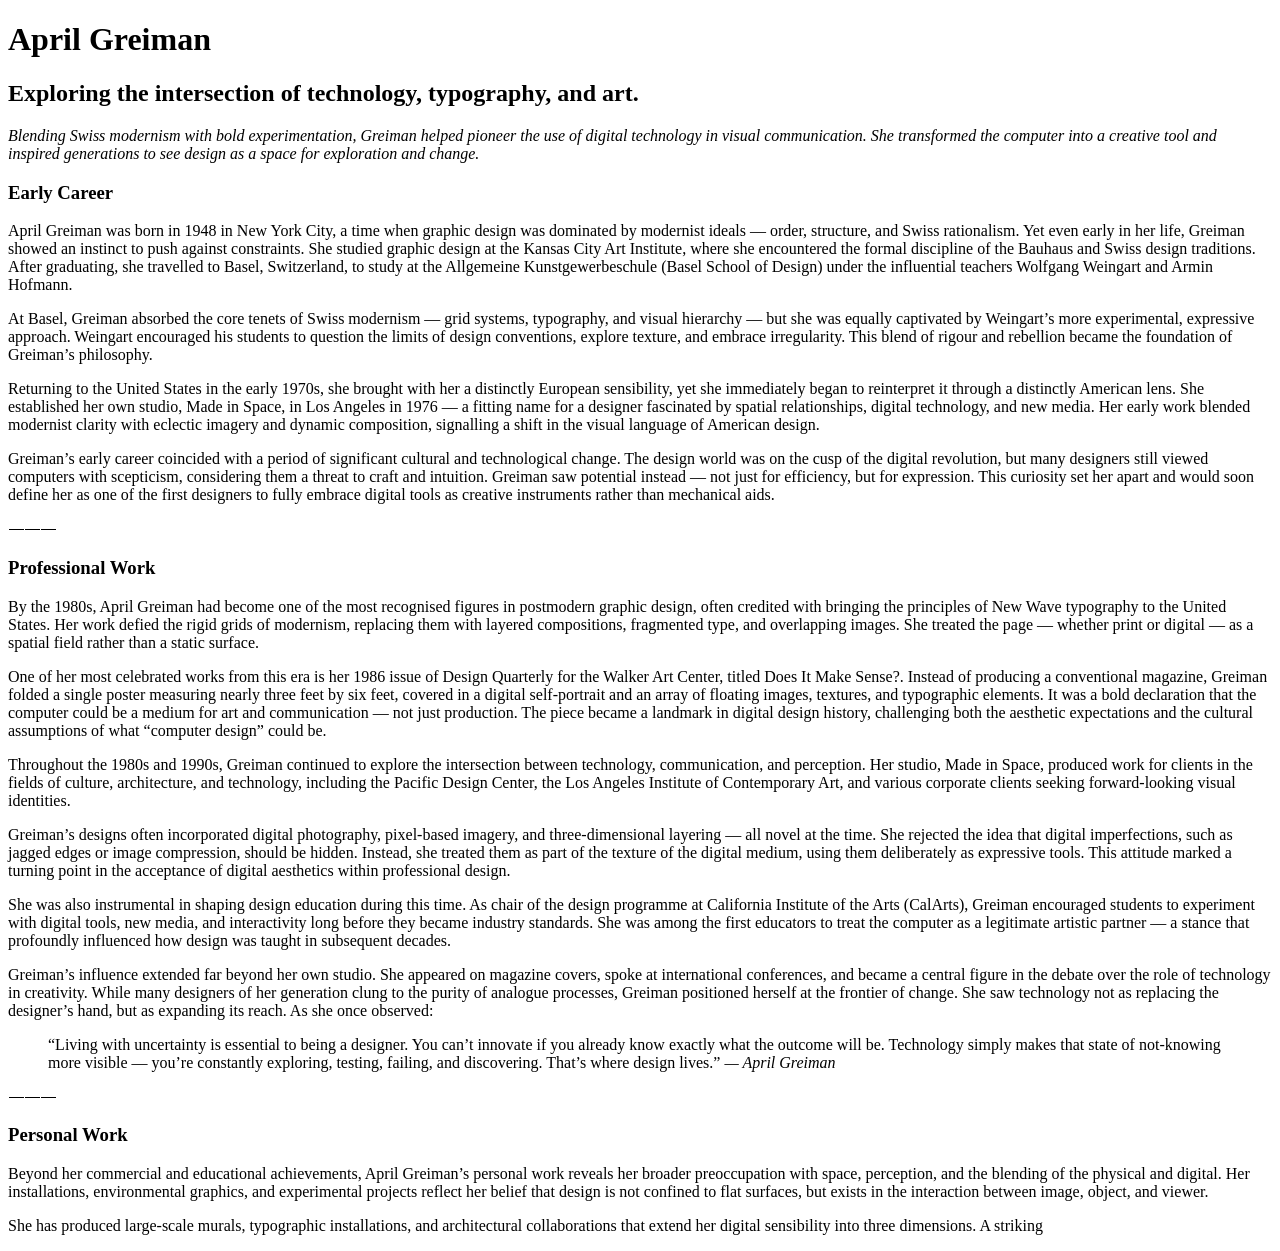
<file: old_index.html>
<!DOCTYPE html>
<html lang="en">
<head>
<meta charset="UTF-8">
  <title>April</title>
</head>
<body>
<h1>April Greiman</h1>

<h2>Exploring the intersection of technology, typography, and art.</h2>

<p><em>Blending Swiss modernism with bold experimentation, Greiman helped
pioneer the use of digital technology in visual communication. She
transformed the computer into a creative tool and inspired generations to
see design as a space for exploration and change.</em></p>

<h3>Early Career</h3>

<p>April Greiman was born in 1948 in New York City, a time when graphic design was
dominated by modernist ideals — order, structure, and Swiss rationalism. Yet even
early in her life, Greiman showed an instinct to push against constraints. She studied
graphic design at the Kansas City Art Institute, where she encountered the formal
discipline of the Bauhaus and Swiss design traditions. After graduating, she travelled
to Basel, Switzerland, to study at the Allgemeine Kunstgewerbeschule (Basel School
of Design) under the influential teachers Wolfgang Weingart and Armin Hofmann.</p>

<p>At Basel, Greiman absorbed the core tenets of Swiss modernism — grid systems,
typography, and visual hierarchy — but she was equally captivated by Weingart’s
more experimental, expressive approach. Weingart encouraged his students to
question the limits of design conventions, explore texture, and embrace irregularity.
This blend of rigour and rebellion became the foundation of Greiman’s philosophy.</p>

<p>Returning to the United States in the early 1970s, she brought with her a distinctly
European sensibility, yet she immediately began to reinterpret it through a distinctly
American lens. She established her own studio, Made in Space, in Los Angeles in
1976 — a fitting name for a designer fascinated by spatial relationships, digital
technology, and new media. Her early work blended modernist clarity with eclectic
imagery and dynamic composition, signalling a shift in the visual language of
American design.</p>

<p>Greiman’s early career coincided with a period of significant cultural and
technological change. The design world was on the cusp of the digital revolution, but 
many designers still viewed computers with scepticism, considering them a threat to craft and 
intuition. Greiman saw potential instead — not just for efficiency, but for expression. This 
curiosity set her apart and would soon define her as one of the first
designers to fully embrace digital tools as creative instruments rather than
mechanical aids.</p>

<p>⸻⸻⸻</p>

<h3>Professional Work</h3>

<p>By the 1980s, April Greiman had become one of the most recognised figures in
postmodern graphic design, often credited with bringing the principles of New Wave
typography to the United States. Her work defied the rigid grids of modernism,
replacing them with layered compositions, fragmented type, and overlapping images.
She treated the page — whether print or digital — as a spatial field rather than a
static surface.</p>

<p>One of her most celebrated works from this era is her 1986 issue of Design
Quarterly for the Walker Art Center, titled Does It Make Sense?. Instead of
producing a conventional magazine, Greiman folded a single poster measuring
nearly three feet by six feet, covered in a digital self-portrait and an array of floating
images, textures, and typographic elements. It was a bold declaration that the
computer could be a medium for art and communication — not just production. The
piece became a landmark in digital design history, challenging both the aesthetic
expectations and the cultural assumptions of what “computer design” could be.</p>

<p>Throughout the 1980s and 1990s, Greiman continued to explore the intersection
between technology, communication, and perception. Her studio, Made in Space,
produced work for clients in the fields of culture, architecture, and technology,
including the Pacific Design Center, the Los Angeles Institute of Contemporary Art,
and various corporate clients seeking forward-looking visual identities.</p>

<p>Greiman’s designs often incorporated digital photography, pixel-based imagery, and
three-dimensional layering — all novel at the time. She rejected the idea that digital
imperfections, such as jagged edges or image compression, should be hidden.
Instead, she treated them as part of the texture of the digital medium, using them
deliberately as expressive tools. This attitude marked a turning point in the
acceptance of digital aesthetics within professional design.</p>

<p>She was also instrumental in shaping design education during this time. As chair of
the design programme at California Institute of the Arts (CalArts), Greiman
encouraged students to experiment with digital tools, new media, and interactivity
long before they became industry standards. She was among the first educators to
treat the computer as a legitimate artistic partner — a stance that profoundly
influenced how design was taught in subsequent decades.</p>

<p>Greiman’s influence extended far beyond her own studio. She appeared on
magazine covers, spoke at international conferences, and became a central figure in
the debate over the role of technology in creativity. While many designers of her
generation clung to the purity of analogue processes, Greiman positioned herself at
the frontier of change. She saw technology not as replacing the designer’s hand, but
as expanding its reach. As she once observed:</p>

<blockquote>
  <p>“Living with uncertainty is essential to being a designer. You can’t
innovate if you already know exactly what the outcome will be.
Technology simply makes that state of not-knowing more visible —
you’re constantly exploring, testing, failing, and discovering. That’s
where design lives.”
<em>— April Greiman</em></p>
</blockquote>

<p>⸻⸻⸻</p>

<h3>Personal Work</h3>

<p>Beyond her commercial and educational achievements, April Greiman’s personal
work reveals her broader preoccupation with space, perception, and the blending of
the physical and digital. Her installations, environmental graphics, and experimental
projects reflect her belief that design is not confined to flat surfaces, but exists in the
interaction between image, object, and viewer.</p>

<p>She has produced large-scale murals, typographic installations, and architectural
collaborations that extend her digital sensibility into three dimensions. A striking</p>
</file>
<file: css/style.css>
body {
 background: #F6E9CE;
 color: #333;
 font-family: "Work Sans";
 font-weight: 300;
 font-size: 16px;
}

section, header {
    width: 80%; 
    max-width: 900px;
    margin: auto;
}

section, header {
    margin-bottom: 5rem;
}

header h1, h2, h3, blockquote {
     font-family: "Space Grotesk", regular;
    
}

header h2 {
    text-align: left;
}

h1 {
    font-size: 4.209rem;
    line-height: 1;
    color: #757943;
}

h2 {
    font-size: 2.369rem;
    font-style: regular; 
    color: #710404;
    margin-bottom: 2rem;
    line-height: 1;
    text-align: center;
    
}

h3 {
    color: #710404;
}

p{
    line-height: 1.6;
}

header p {
    font-size: 1.333rem;
    font-family: "Work Sans";
    font-weight: 600; 
    font-style: normal;
}

h1 {
    line-height: 0.5;
}

blockquote, p {
 padding: 1rem 0;
}

blockquote {
    font-size: 1.333rem;
    font-style: italic;
    color: #710404;
    hanging-punctuation: first;
    text-indent: -0.4rem;
}

/*-- Navigation --*/
.responsivenav {
     background: #710404;
     padding: 0.5px;
     display: flex;
     justify-content: space-between;
     align-items: center;
     
    
}


#logo {
    font-family: "Space Grotesk", serif;
    font-size: 1.5rem;
    padding: 40px;
    font-weight: 500;
    color: #fff;
}


nav {
    display: flex;
    padding: 1rem 0;
    
}

nav ul {
    text-align: right;
    text-transform: uppercase;
    letter-spacing: 1px;
    list-style-type: none;
    padding-right: 70px;
}

nav ul li{
    display: inline;
    margin: 3px;
}

nav a{
    border-bottom: none;
    color: #fff;
    padding: 10px;
}


nav a:hover {
    transition: all 0.3s ease-in-out;
}

nav a {
  color: white;            /* default */
  text-decoration: none;
  transition: color 0.2s ease;
}

nav a:hover {
  color: #000;          /* hover color */
}

nav ul {
  display: flex;
  gap: 2rem;
  list-style: none;
  margin: 0;
  padding: 0;
  align-items: center;
}


.cards-container {
  display: flex;
  flex-direction: column;  
  gap: 20px;               
  width: 100%;             
  margin: 0 auto;          
}

.card {
  display: flex;           
  background: #f2f2f2;
  padding: 20px;
  box-shadow: 0 2px 8px rgba(0,0,0,0.1);
  gap: 20px;
  width: 100%;
  margin: 0 auto;
  max-width: 800px;
  border: 2px solid #000;

}

.card-image {
  width: 150px;           
  height: 150px;
  object-fit: cover;      
}

.card-content {
  flex: 1;                 
}


.cards-container a {
  text-decoration: none;
  color: inherit;
}

.card {
  transition: transform 0.2s ease, box-shadow 0.2s ease;
}

.cards-container a:hover .card {
  transform: translateY(-4px);
  box-shadow: 0 8px 20px rgba(0, 0, 0, 0.15);
}


img {
  width: 100%;
  height: auto;
  display: block;
}


.image-text-container {
  display: flex;          
  align-items: center;    
  gap: 20px;              
}

.side-image {
  width: 450px;          
  height: 300px;          
  object-fit: cover;      
}


hr {
    color: #FFB78D; 
}

/*--Styling the footer --*/

footer {
    background: #710404;
    color: #fff;
    text-align: center;
    font-size: 0.8rem;
    padding: 3rem;


}
.connections {
  display: flex;
  justify-content: center;
  align-items: center;
  gap: 24px;              /* spacing between icons */
  list-style: none;
  padding: 0;
  margin: 0 0 24px;
}

#contact a {
  color: #f5f1ea;        /* ← this replaces the blue */
  text-decoration: underline;
}
#contact a:hover {
  color: #000;        /* hover color */
}

/*-- ADDING MEDIA QUERIES FOR DIFFERENT DEVICES --*/
@media (max-width: 600px) {
h1 {
    font-size: 2rem;
}
}

/*--Adding responsive element to images--*/
.gridimage {
    display: grid;
    column-gap: 10px;
    grid-template-columns: repeat(auto-fill, minmax(300px, 1fr));

}
.gridimage {
    row-gap: 10px;
}

img {
  max-width: 100%;
  height: auto;
  display: block;
}

.lined {
display: flex;
align-items: centre;
gap: 2rem;
}

.lined::before,
.lined::after {
margin-top: 1rem;
content: "";
flex: 1;
height: 10px;
background: #FFB78D; /* Change to suit your design */
}

@media (max-width: 900px) {

  .image-text-container {
    flex-direction: column !important;
    align-items: center !important;
  }

  .side-image {
    width: 100% !important;
    max-width: 100% !important;
    height: auto !important;
  }

  /* kill the fixed size if it’s still applied somewhere */
  .side-image {
    min-width: 0 !important;
  }
}
/* NAV: keep words together + wrap cleanly on small screens */
@media (max-width: 900px) {
  nav ul {
    display: flex;
    flex-wrap: wrap;
    justify-content: center;
    gap: 16px;
  }

  nav li {
    white-space: nowrap; /* stops EARLY / CAREERS splitting */
  }

  nav a {
    display: inline-block;
    padding: 8px 10px;
    font-size: 0.95rem;
  }
}
</file>
<file: css/connections.css>
.connections{
    position: relative;
    margin: 0 auto;
  }
  .connections ul{
    margin: 0;
    padding: 0;
  }
  .connections li{
    margin: 0 10px;
    padding: 0;
    list-style: none;
    display: inline-block; 
    align-items: center; 
  }
  .connections a:link{
    border-bottom: none;
  }
  .connections img,
  .connections svg{
    border: none;
  }
  .connections a:hover img,
  .connections a:hover svg{
    border-bottom: none;}
  
  .connections svg {
        margin: 1em auto;}
  
  .connections a:hover svg path {
        fill: #D8C385;
        transition: all 0.3s ease-in-out;}
  
  footer .connections a:hover svg path {
          fill:  #D8C385;
          transition: all 0.3s ease-in-out;}
</file>
